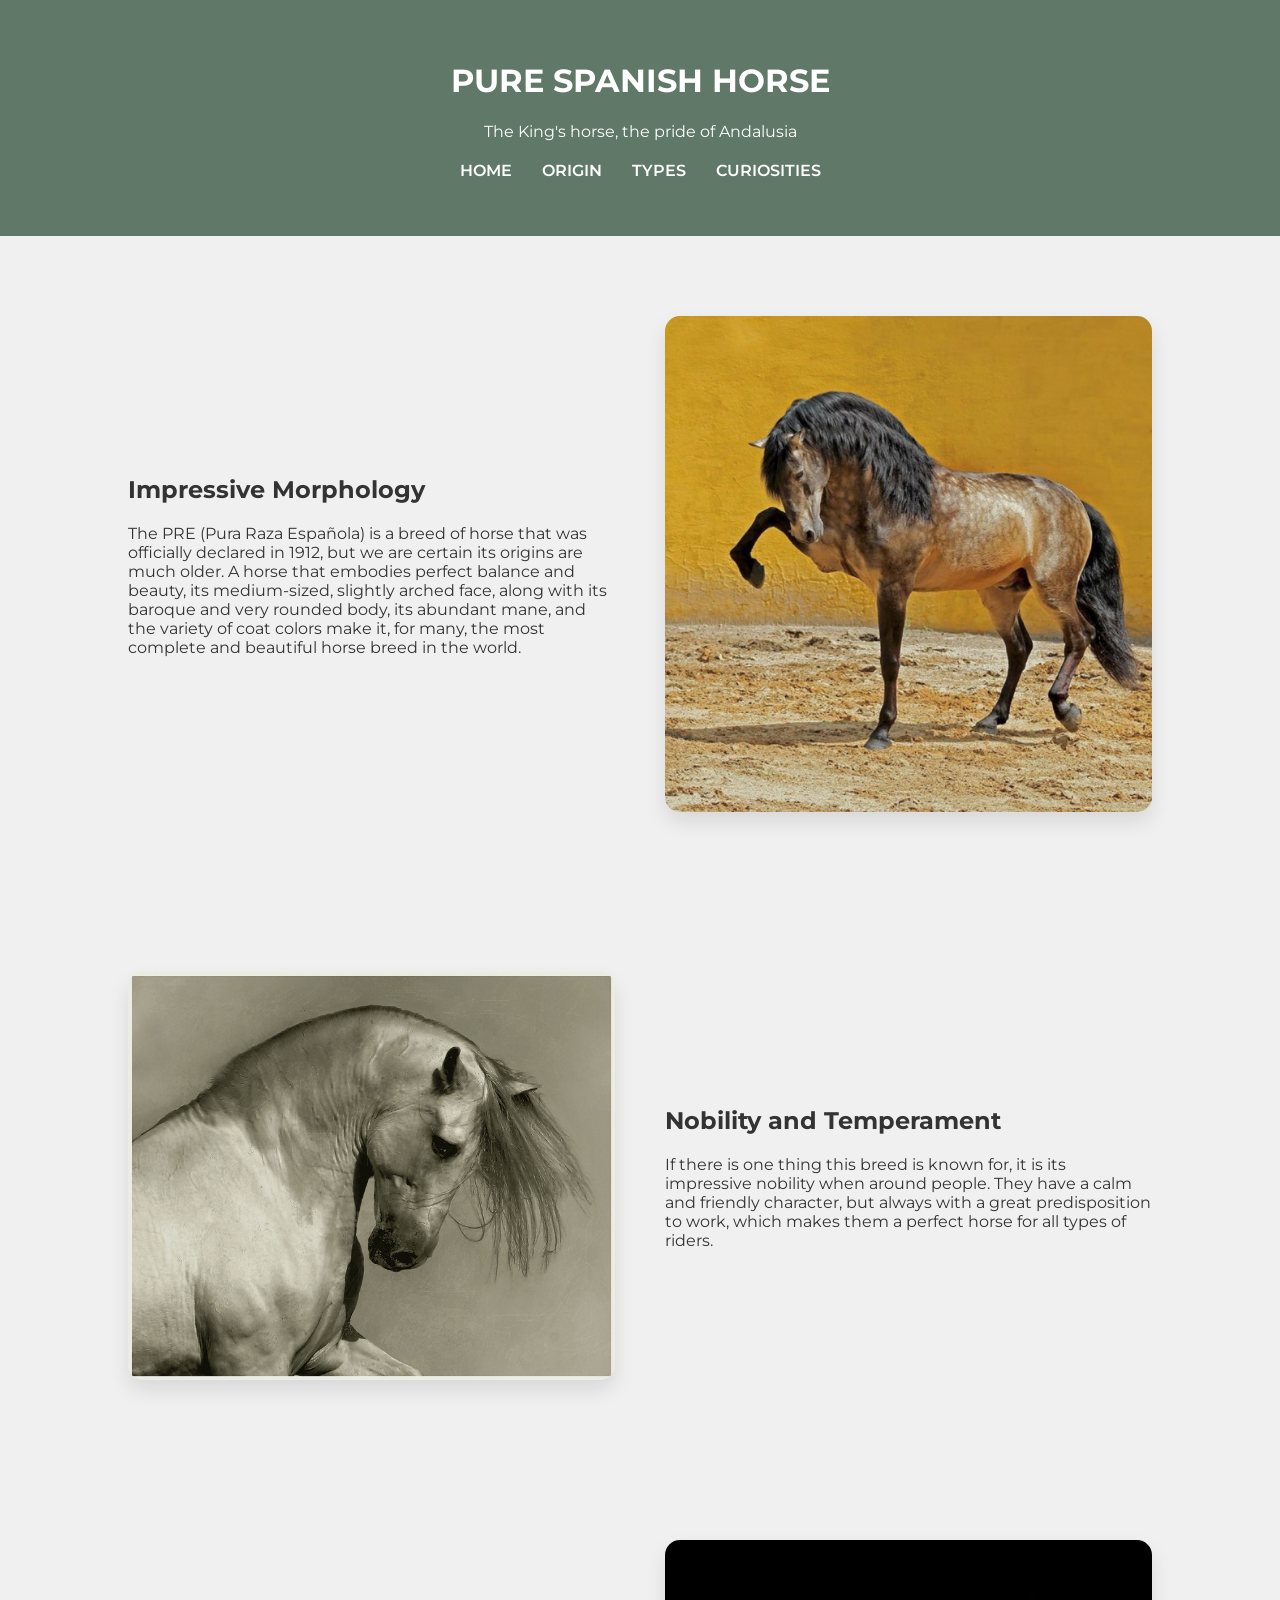
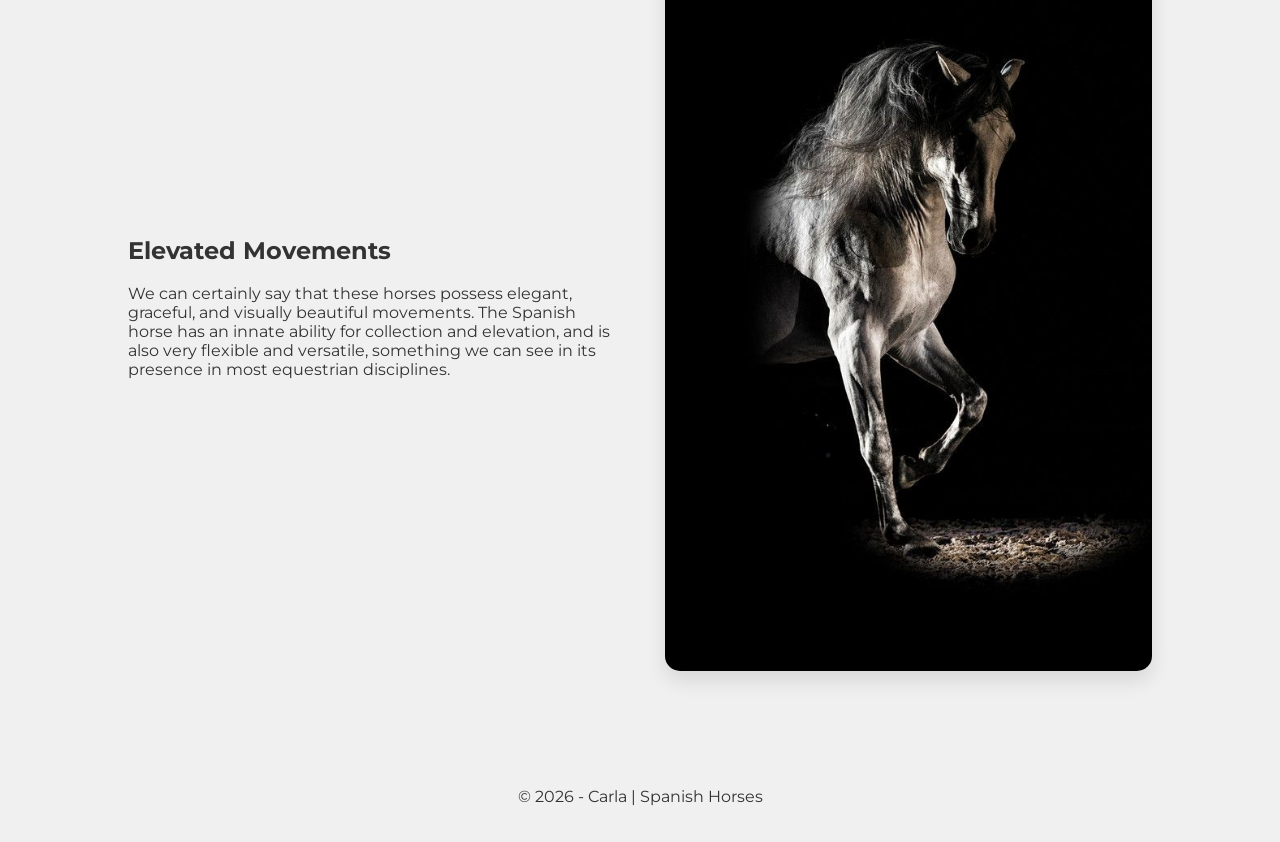
<file: index.html>
<!DOCTYPE html>
<html lang="es">
<head>
    <meta charset="UTF-8">
    <title>Pura Raza Española | Esencia de Andalucía</title>
    <link rel="stylesheet" href="style.css">
    <link href="https://fonts.googleapis.com/css2?family=Montserrat:wght@300;600&display=swap" rel="stylesheet">
</head>
<body>

<header>
    <h1>PURE SPANISH HORSE</h1>
    <p>The King's horse, the pride of Andalusia</p>
<nav>
    <ul>
        <li><a href="index.html">Home</a></li>
        <li><a href="origen.html">Origin</a></li>
        <li><a href="tipos.html">Types</a></li>
        <li><a href="curiosidades.html">Curiosities</a></li>
    </ul>
</nav>
</header>

<main>
    <section class="feature-row">
        <div class="feature-text">
            <h2>Impressive Morphology</h2>
            <p>The PRE (Pura Raza Española) is a breed of horse that was officially declared in 1912, but we are certain its origins are much older. A horse that embodies perfect balance and beauty, its medium-sized, slightly arched face, along with its baroque and very rounded body, its abundant mane, and the variety of coat colors make it, for many, the most complete and beautiful horse breed in the world.</p>
        </div>
        <div class="feature-image">
            <img src="img/morfologia.jpg" alt="Morfología del Caballo Español">
        </div>
    </section>

    <section class="feature-row">
        <div class="feature-text">
            <h2>Nobility and Temperament</h2>
            <p>If there is one thing this breed is known for, it is its impressive nobility when around people. They have a calm and friendly character, but always with a great predisposition to work, which makes them a perfect horse for all types of riders.</p>
        </div>
        <div class="feature-image">
            <img src="img/nobleza.jpg" alt="Nobleza del Caballo PRE">
        </div>
    </section>

    <section class="feature-row">
        <div class="feature-text">
            <h2>Elevated Movements</h2>
            <p>We can certainly say that these horses possess elegant, graceful, and visually beautiful movements. The Spanish horse has an innate ability for collection and elevation, and is also very flexible and versatile, something we can see in its presence in most equestrian disciplines.</p>
        </div>
        <div class="feature-image">
            <img src="img/aires.jpg" alt="Aires del Caballo Español">
        </div>
    </section>
</main>

<footer>
    <p style="text-align: center; padding: 20px; color: var(--verde-oliva);">© 2026 - Carla | Spanish Horses</p>
</footer>

</body>
</html>
</file>
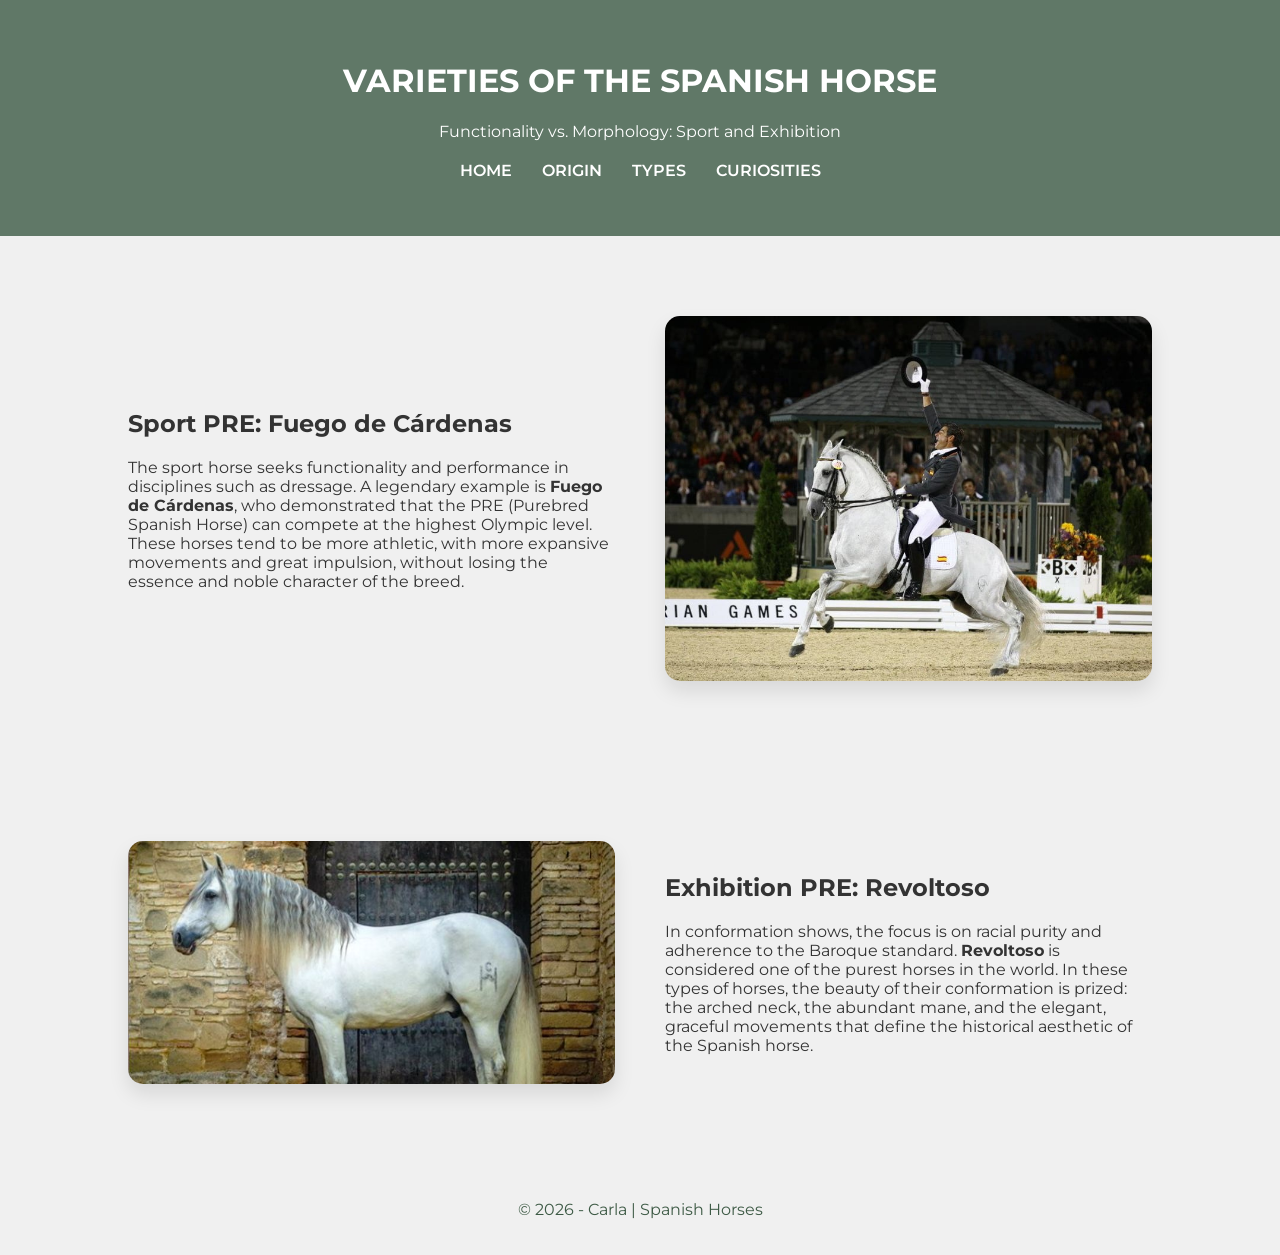
<file: tipos.html>
<!DOCTYPE html>
<html lang="es">
<head>
    <meta charset="UTF-8">
    <title>Tipos de PRE | Esencia de Andalucía</title>
    <link href="https://fonts.googleapis.com/css2?family=Montserrat:wght@300;600&display=swap" rel="stylesheet">
    <link rel="stylesheet" href="style.css">
</head>
<body>

<header>
    <h1>VARIETIES OF THE SPANISH HORSE</h1>
    <p>Functionality vs. Morphology: Sport and Exhibition</p>
   <nav>
    <ul>
        <li><a href="index.html">Home</a></li>
        <li><a href="origen.html">Origin</a></li>
        <li><a href="tipos.html">Types</a></li>
        <li><a href="curiosidades.html">Curiosities</a></li>
    </ul>
</nav>
</header>

<main>
    <section class="feature-row">
        <div class="feature-text">
            <h2>Sport PRE: Fuego de Cárdenas</h2>
            <p>
                The sport horse seeks functionality and performance in disciplines such as dressage.

A legendary example is <b>Fuego de Cárdenas</b>, who demonstrated that the PRE (Purebred Spanish Horse) can compete at the highest Olympic level.

These horses tend to be more athletic, with more expansive movements and great impulsion, without losing the essence and noble character of the breed.
            </p>
        </div>
        <div class="feature-image">
            <img src="img/fuego-cardenas.jpg" alt="Fuego de Cárdenas - PRE de Deporte">
        </div>
    </section>

    <section class="feature-row">
        <div class="feature-text">
            <h2>Exhibition PRE: Revoltoso</h2>
            <p>
                In conformation shows, the focus is on racial purity and adherence to the Baroque standard.

<b>Revoltoso</b> is considered one of the purest horses in the world.

In these types of horses, the beauty of their conformation is prized: the arched neck, the abundant mane, and the elegant, graceful movements that define the historical aesthetic of the Spanish horse.
        </div>
        <div class="feature-image">
            <img src="img/revoltoso.jpg" alt="Revoltoso - PRE de Exposición">
        </div>
    </section>
</main>

<footer>
    <p style="text-align: center; padding: 20px; color: #3d5a45;">© 2026 - Carla | Spanish Horses</p>
</footer>

</body>
</html>
</file>
<file: style.css>
/* --- ESTILO GLOBAL Y TIPOGRAFÍA --- */
body {
    font-family: 'Montserrat', sans-serif;
    margin: 0;
    padding: 0;
    background-color: #f0f0f0;
    color: #333;
    width: 100%;
}

/* --- HEADER Y NAVEGACIÓN (Centrado) --- */
header {
    background-color: #3d5a45;
    color: white;
    text-align: center;
    padding: 40px 0;
}

nav ul {
    display: flex;
    justify-content: center;
    list-style: none;
    padding: 0;
    margin-top: 20px;
}

nav ul li { margin: 0 15px; }

nav ul li a {
    color: white;
    text-decoration: none;
    font-weight: 600;
    text-transform: uppercase;
}

/* --- ESTRUCTURA DE CURIOSIDADES (Centrado Total) --- */
.contenedor-principal-curiosidades {
    width: 100%;
    display: flex;
    justify-content: center; /* Centra horizontalmente */
    padding: 40px 0;
}

.columna-centrada {
    width: 90%;
    max-width: 600px; /* Ancho de las tarjetas */
    display: flex;
    flex-direction: column;
    align-items: center;
}

/* --- LAS TARJETAS --- */
.tarjeta {
    background: white;
    width: 100%;
    padding: 30px;
    margin-bottom: 30px;
    border-radius: 15px;
    text-align: center;
    box-shadow: 0 4px 15px rgba(0,0,0,0.1);
}

/* --- CONTROL DE IMÁGENES (IDÉNTICAS) --- */
.contenedor-foto-fija {
    width: 100%;
    height: 350px; /* Altura obligatoria para todas */
    margin: 20px 0;
    border-radius: 10px;
    overflow: hidden;
}

.contenedor-foto-fija img {
    width: 100%;
    height: 100%;
    object-fit: cover; /* Ajusta la foto sin deformar */
}

/* --- BOTONES Y OTROS --- */
.botonera {
    display: flex;
    justify-content: center;
    gap: 10px;
}

button {
    font-family: 'Montserrat', sans-serif;
    padding: 10px 20px;
    border-radius: 20px;
    border: none;
    cursor: pointer;
    background: #eee;
    font-weight: 600;
}

button:hover { background: #c5a059; color: white; }

.btn-verde { background: #3d5a45; color: white; margin-top: 15px; }

.tarjeta-giro {
    background: #3d5a45;
    color: white;
    padding: 40px;
    border-radius: 10px;
    cursor: pointer;
    margin-top: 15px;
}

/* --- DISEÑO DE LAS OTRAS PÁGINAS (Feature Rows) --- */
.feature-row {
    display: flex;
    align-items: center;
    justify-content: center;
    padding: 50px 10%;
    gap: 30px;
}

.feature-row:nth-child(even) { flex-direction: row-reverse; }

.feature-image img {
    width: 100%;
    max-width: 500px;
    border-radius: 15px;
}
/* --- ESTILOS DICCIONARIO (Acordeón) --- */
details {
    background: #f9f9f9;
    padding: 15px;
    border-radius: 10px;
    margin-bottom: 10px;
    text-align: left;
    cursor: pointer;
    border: 1px solid #ddd;
}

summary {
    font-weight: 600;
    color: #3d5a45;
    outline: none;
}

details p {
    margin-top: 10px;
    font-size: 0.9rem;
    color: #666;
}

/* --- ESTILOS FORMULARIO --- */
.formulario-vip {
    background: #eef2ef; /* Un verde muy clarito */
    border: 2px solid #3d5a45;
}

.form-grid {
    display: flex;
    flex-direction: column;
    gap: 15px;
    margin-top: 20px;
}

.form-grid input {
    padding: 12px;
    border-radius: 5px;
    border: 1px solid #ccc;
    font-family: 'Montserrat', sans-serif;
}

.form-grid button {
    background-color: #3d5a45;
    color: white;
    padding: 15px;
    letter-spacing: 1px;
}
/* --- ESTILO PARA ORIGEN Y TIPOS (Fotos grandes) --- */
.feature-row {
    display: flex;
    align-items: center;
    justify-content: center;
    padding: 60px 10%;
    gap: 50px;
    max-width: 1200px;
    margin: 0 auto; /* Centra la fila entera */
}

/* Esto hace que las imágenes en Origen y Tipos vuelvan a ser grandes */
.feature-image {
    flex: 1;
    display: flex;
    justify-content: center;
}

.feature-image img {
    width: 100%;
    max-width: 600px; /* Aquí le devolvemos su tamaño grande */
    height: auto;     /* Que la altura sea libre para que no se deformen */
    border-radius: 15px;
    box-shadow: 0 10px 20px rgba(0,0,0,0.1);
}

.feature-text {
    flex: 1;
}

/* --- ESTILO SOLO PARA CURIOSIDADES (Fotos en tarjetas) --- */
/* Usamos un nombre específico para que no afecte a las otras páginas */
/* --- VÍDEO FIJO EN TODA LA PANTALLA --- */
.video-fondo-completo {
    position: fixed;
    top: 0;
    left: 0;
    width: 100%;
    height: 100%;
    z-index: -1; /* Lo manda detrás de todo */
    overflow: hidden;
}

.video-fondo-completo video {
    width: 100%;
    height: 100%;
    object-fit: cover; /* Para que el vídeo cubra toda la pantalla sin deformarse */
}

/* --- AJUSTE DE LAS TARJETAS PARA QUE SE VEA EL FONDO --- */
.contenedor-principal-curiosidades {
    background: transparent; /* Quitamos el fondo gris para ver el vídeo */
    position: relative;
    z-index: 1;
}

.tarjeta {
    /* Hacemos la tarjeta un pelín transparente (0.9) */
    background: rgba(255, 255, 255, 0.9); 
    backdrop-filter: blur(10px); /* Esto hace un efecto de cristal empañado muy moderno */
    border: 1px solid rgba(255, 255, 255, 0.3);
    box-shadow: 0 15px 35px rgba(0,0,0,0.2);
    /* El resto de estilos de la tarjeta se quedan igual */
}

/* Para que el header no tape el vídeo bruscamente */
header {
    background-color: rgba(61, 90, 69, 0.8) !important; /* Verde oliva con transparencia */
    backdrop-filter: blur(5px);
}
/* --- FILAS ALTERNAS EN ORIGEN Y TIPOS --- */

/* 1. Definimos que cada fila ocupe el 100% del ancho */
.fila-seccion {
    width: 100%;
    display: flex;
    justify-content: center;
}

/* 2. Color para las filas IMPARES (1, 3, 5...) - Blanco limpio */
.fila-seccion:nth-child(odd) {
    background-color: #ffffff;
}

/* 3. Color para las filas PARES (2, 4, 6...) - Un verde muy suave o crema */
.fila-seccion:nth-child(even) {
    background-color: #eef2ef; /* Verde crema andaluz muy sutil */
    border-top: 1px solid #e0eadd;
    border-bottom: 1px solid #e0eadd;
}

/* Ajuste para que el contenido no pegue con los bordes de la banda */
.feature-row {
    padding: 80px 10%; /* Más espacio arriba y abajo para que luzca el color */
    margin: 0 auto;
}
/* --- DISEÑO DE TARJETAS TIPO CURIOSIDADES PARA ORIGEN --- */

.contenedor-principal-origen {
    display: flex;
    flex-direction: column;
    align-items: center;
    padding: 50px 0;
    position: relative;
    z-index: 1;
}

.tarjeta-origen {
    /* Aquí está el truco: Blanco con transparencia y desenfoque */
    background: rgba(255, 255, 255, 0.85); 
    backdrop-filter: blur(10px); 
    -webkit-backdrop-filter: blur(10px); /* Para Safari en Mac */
    
    width: 90%;
    max-width: 1000px;
    margin-bottom: 40px;
    padding: 40px;
    border-radius: 25px; /* Bordes muy redondeados como tu captura */
    box-shadow: 0 10px 30px rgba(0,0,0,0.2);
    border: 1px solid rgba(255, 255, 255, 0.3);
}

.contenido-tarjeta {
    display: flex;
    align-items: center;
    gap: 40px;
}

/* Para que las filas se alternen (una foto a la derecha, otra a la izquierda) */
.invertido {
    flex-direction: row-reverse;
}

.texto-seccion {
    flex: 1;
}

.texto-seccion h2 {
    color: #3d5a45;
    font-size: 1.8rem;
    margin-bottom: 15px;
}

.texto-seccion p {
    line-height: 1.6;
    color: #333;
}

.imagen-seccion {
    flex: 1;
    display: flex;
    justify-content: center;
}

.imagen-seccion img {
    width: 100%;
    max-width: 450px;
    border-radius: 15px; /* Redondeamos también la foto */
    object-fit: cover;
}

/* Móvil: En pantallas pequeñas se pone uno debajo de otro */
@media (max-width: 768px) {
    .contenido-tarjeta, .invertido {
        flex-direction: column;
        text-align: center;
    }
}
.tarjeta-origen {
    background: rgba(255, 255, 255, 0.40); /* Blanco semitransparente */
    backdrop-filter: blur(10px);
    border-radius: 30px;
    padding: 40px;
    margin-bottom: 50px;
    width: 90%;
    max-width: 1000px;
}
</file>
